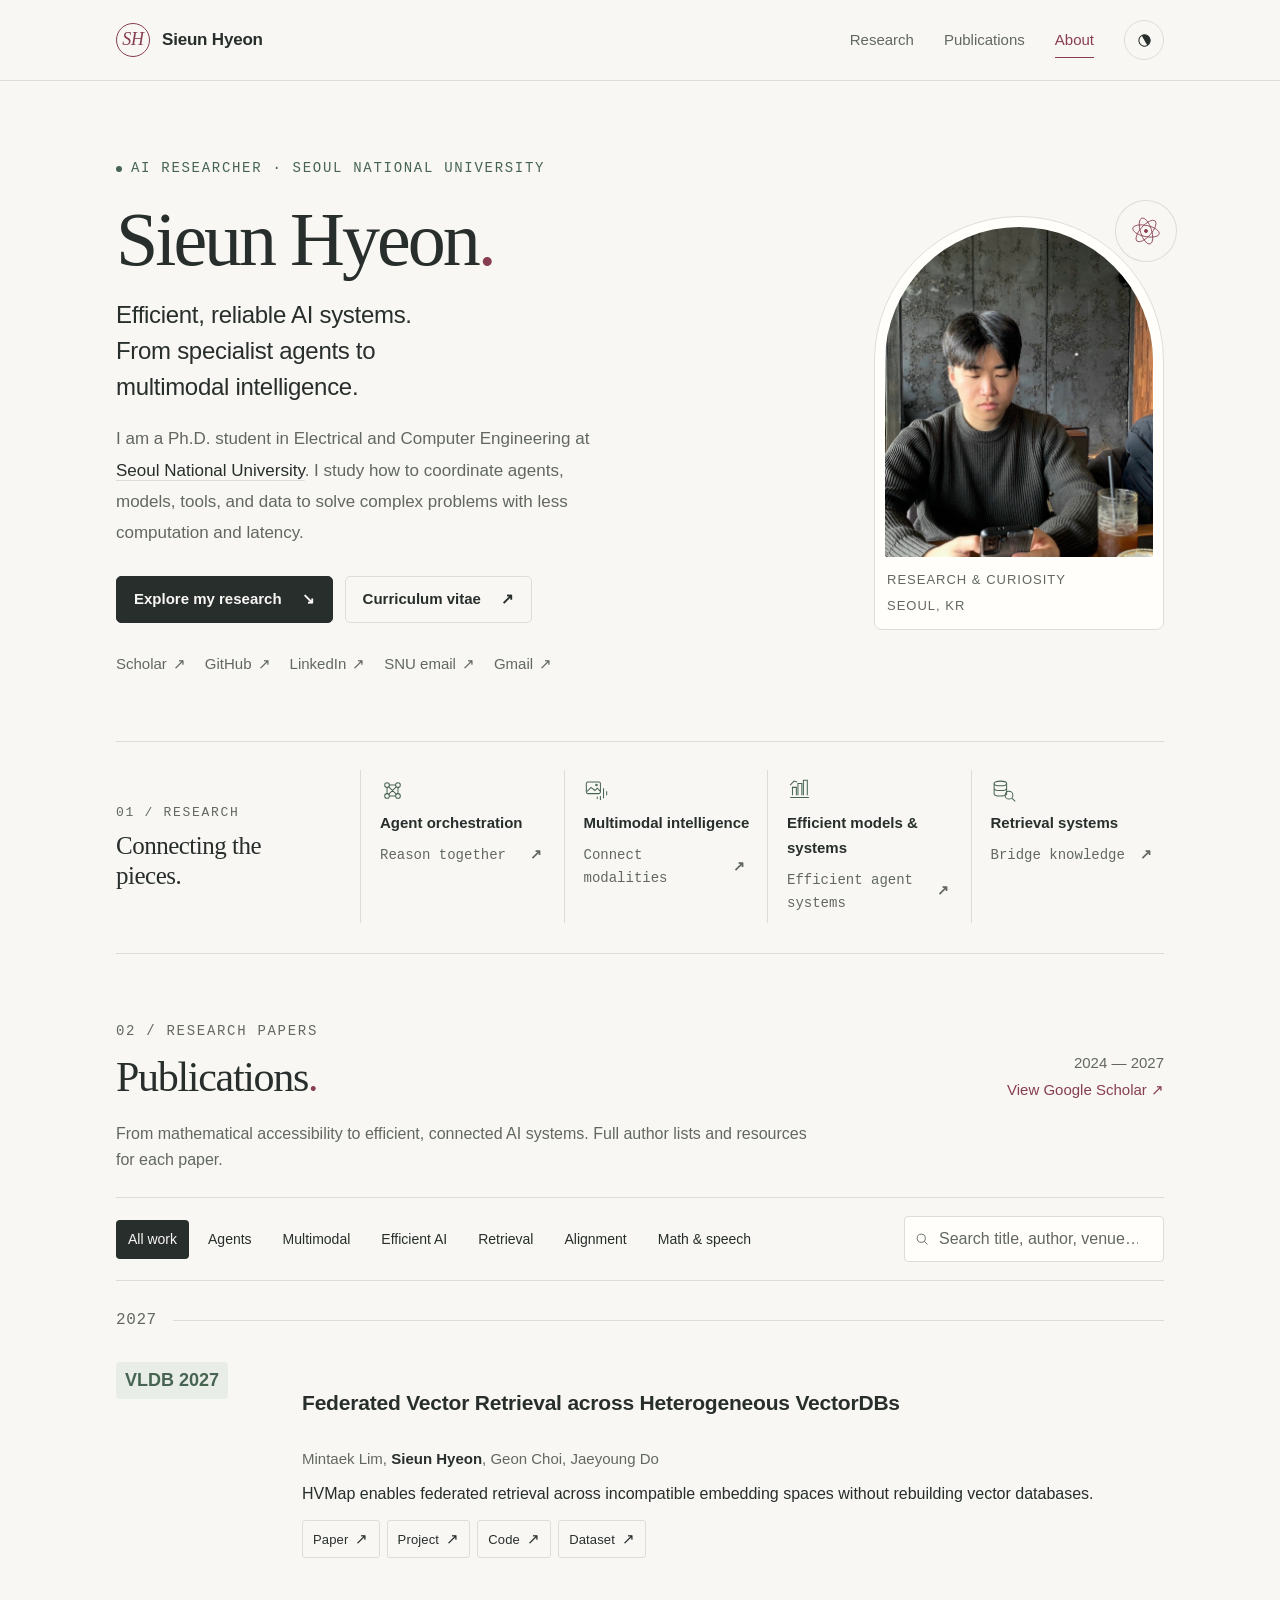
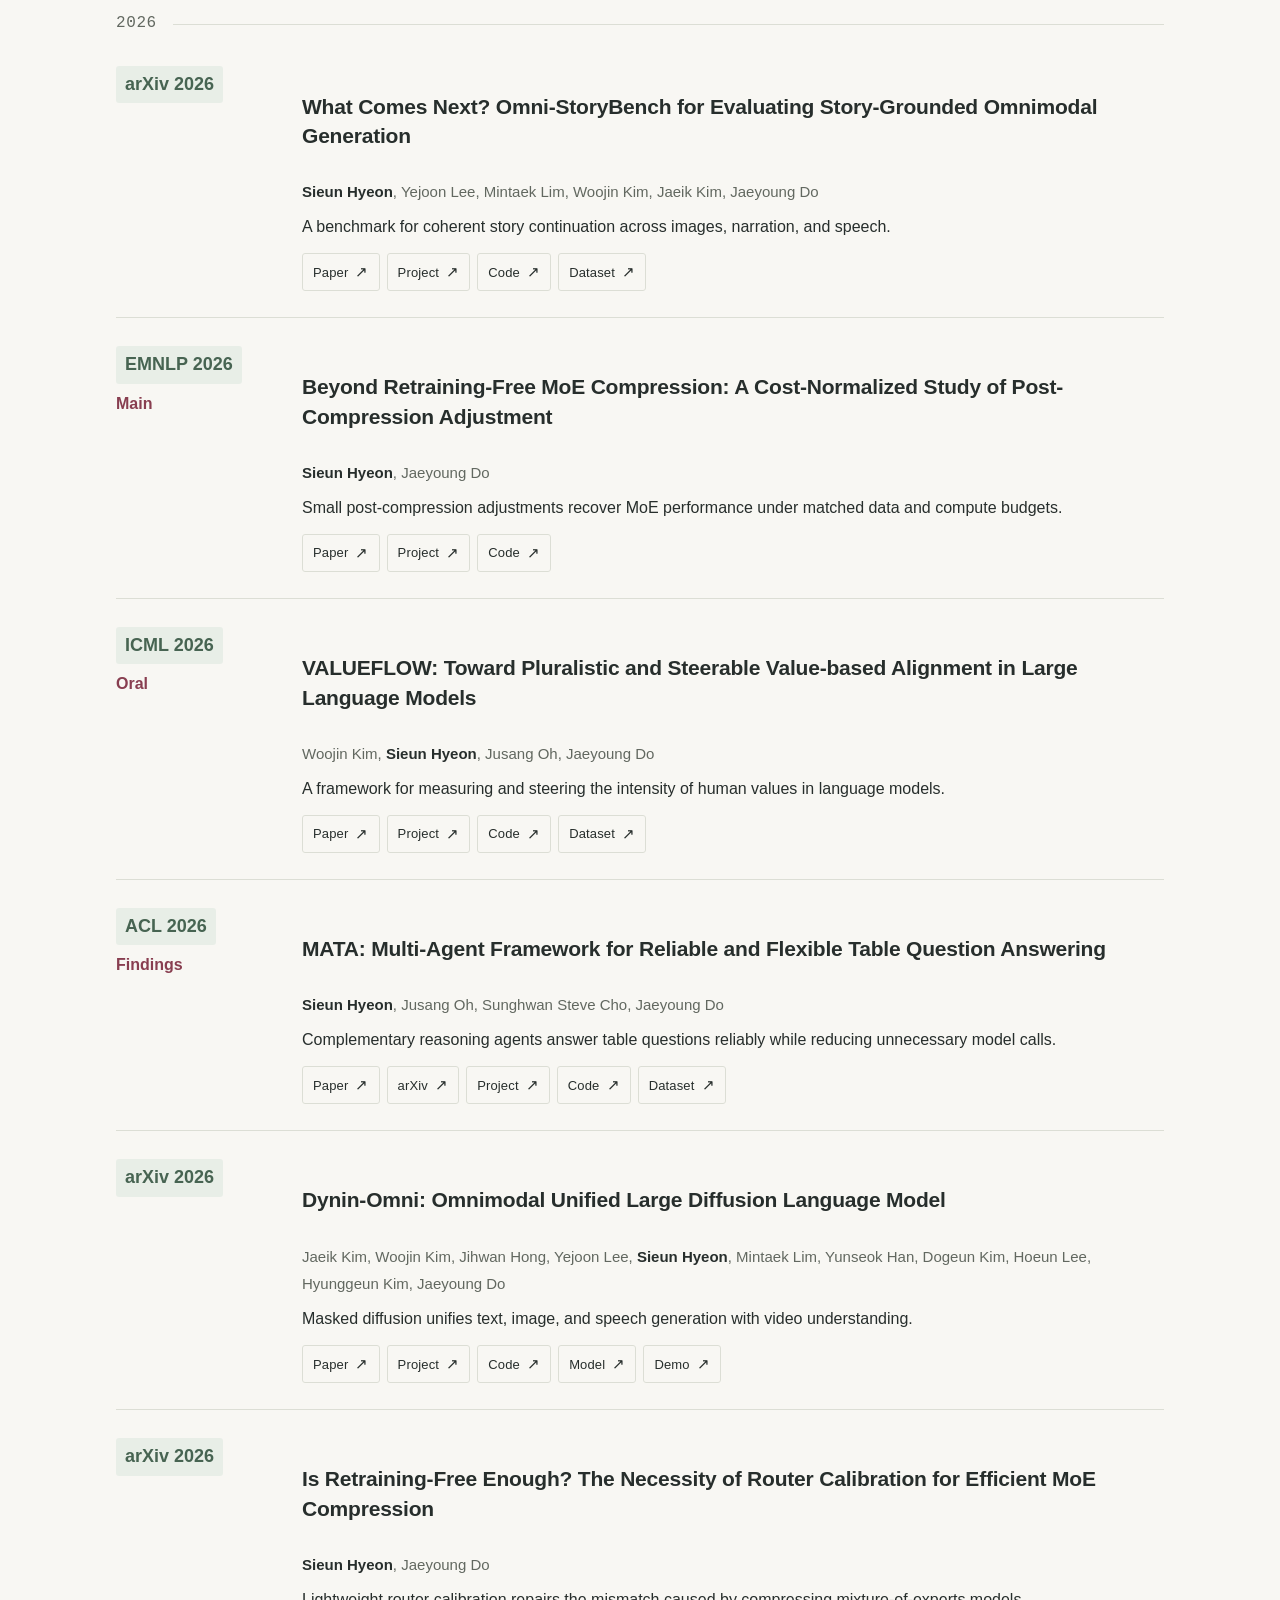
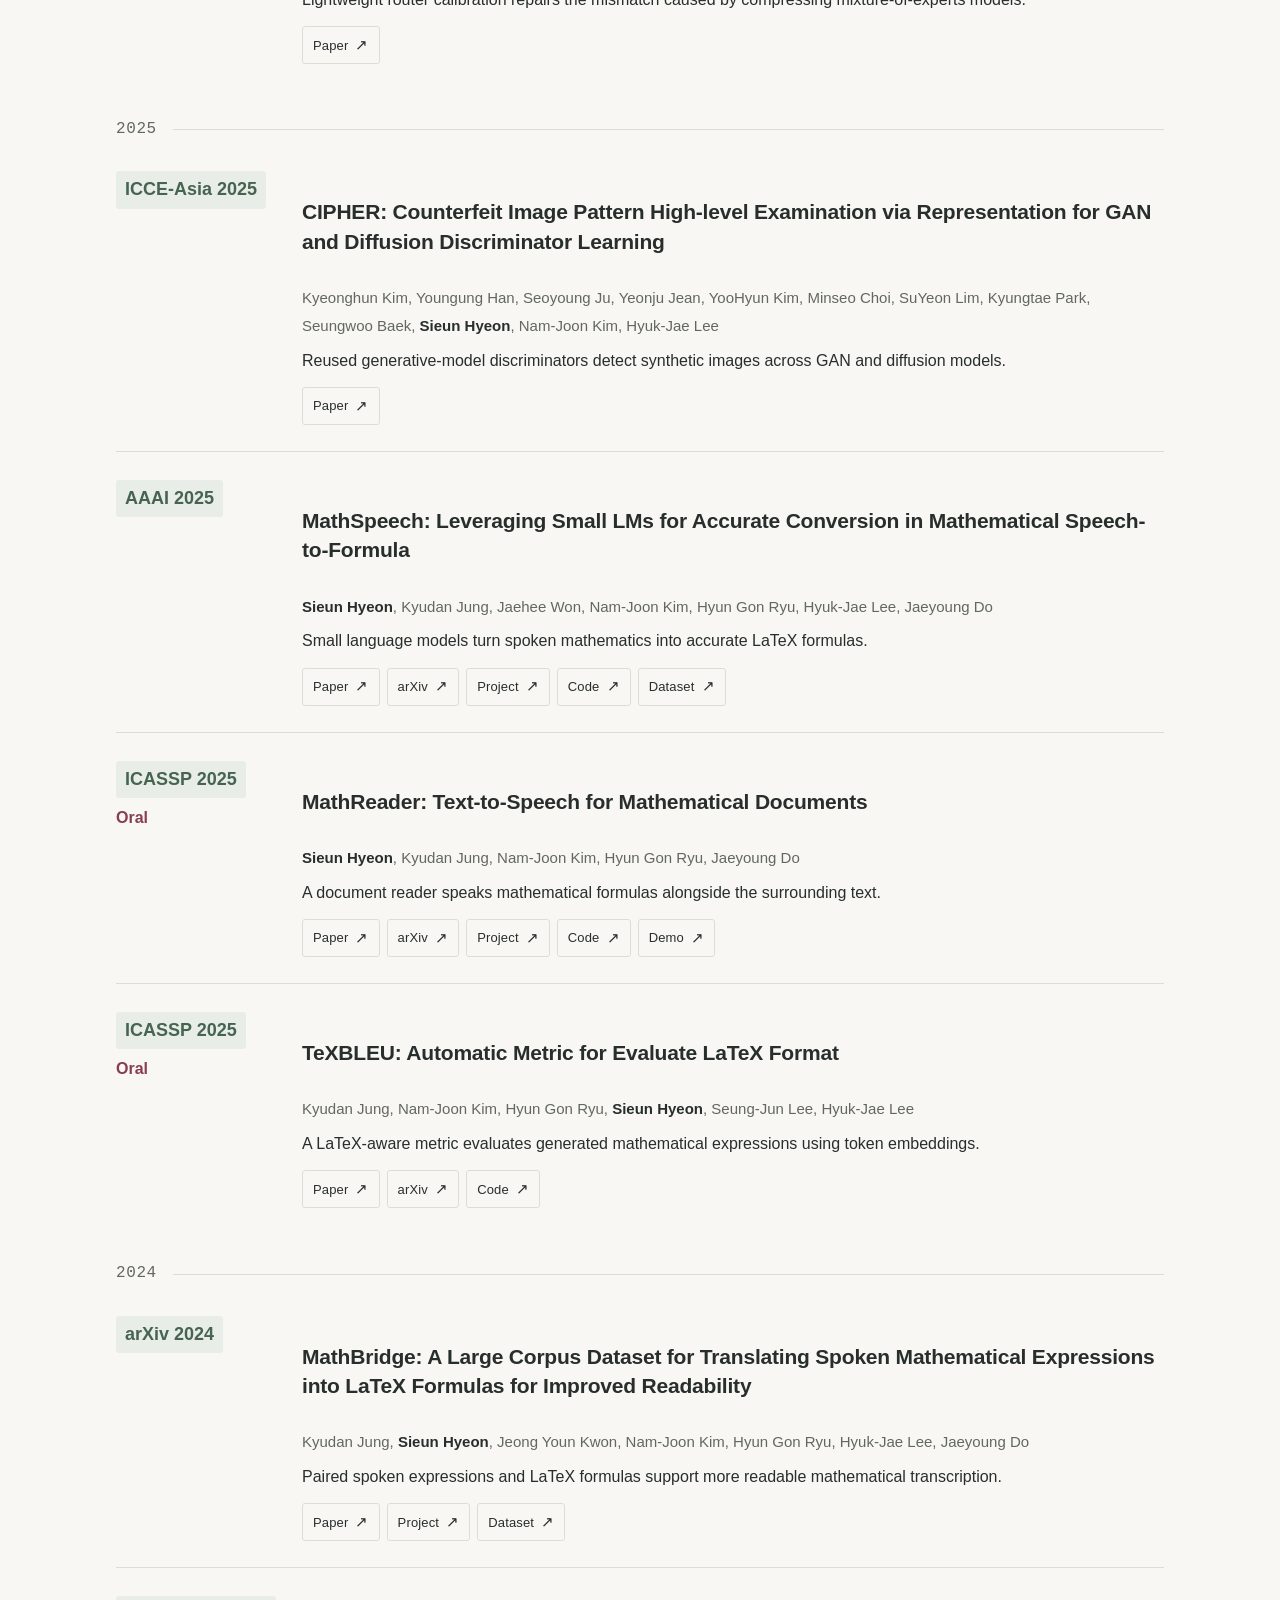
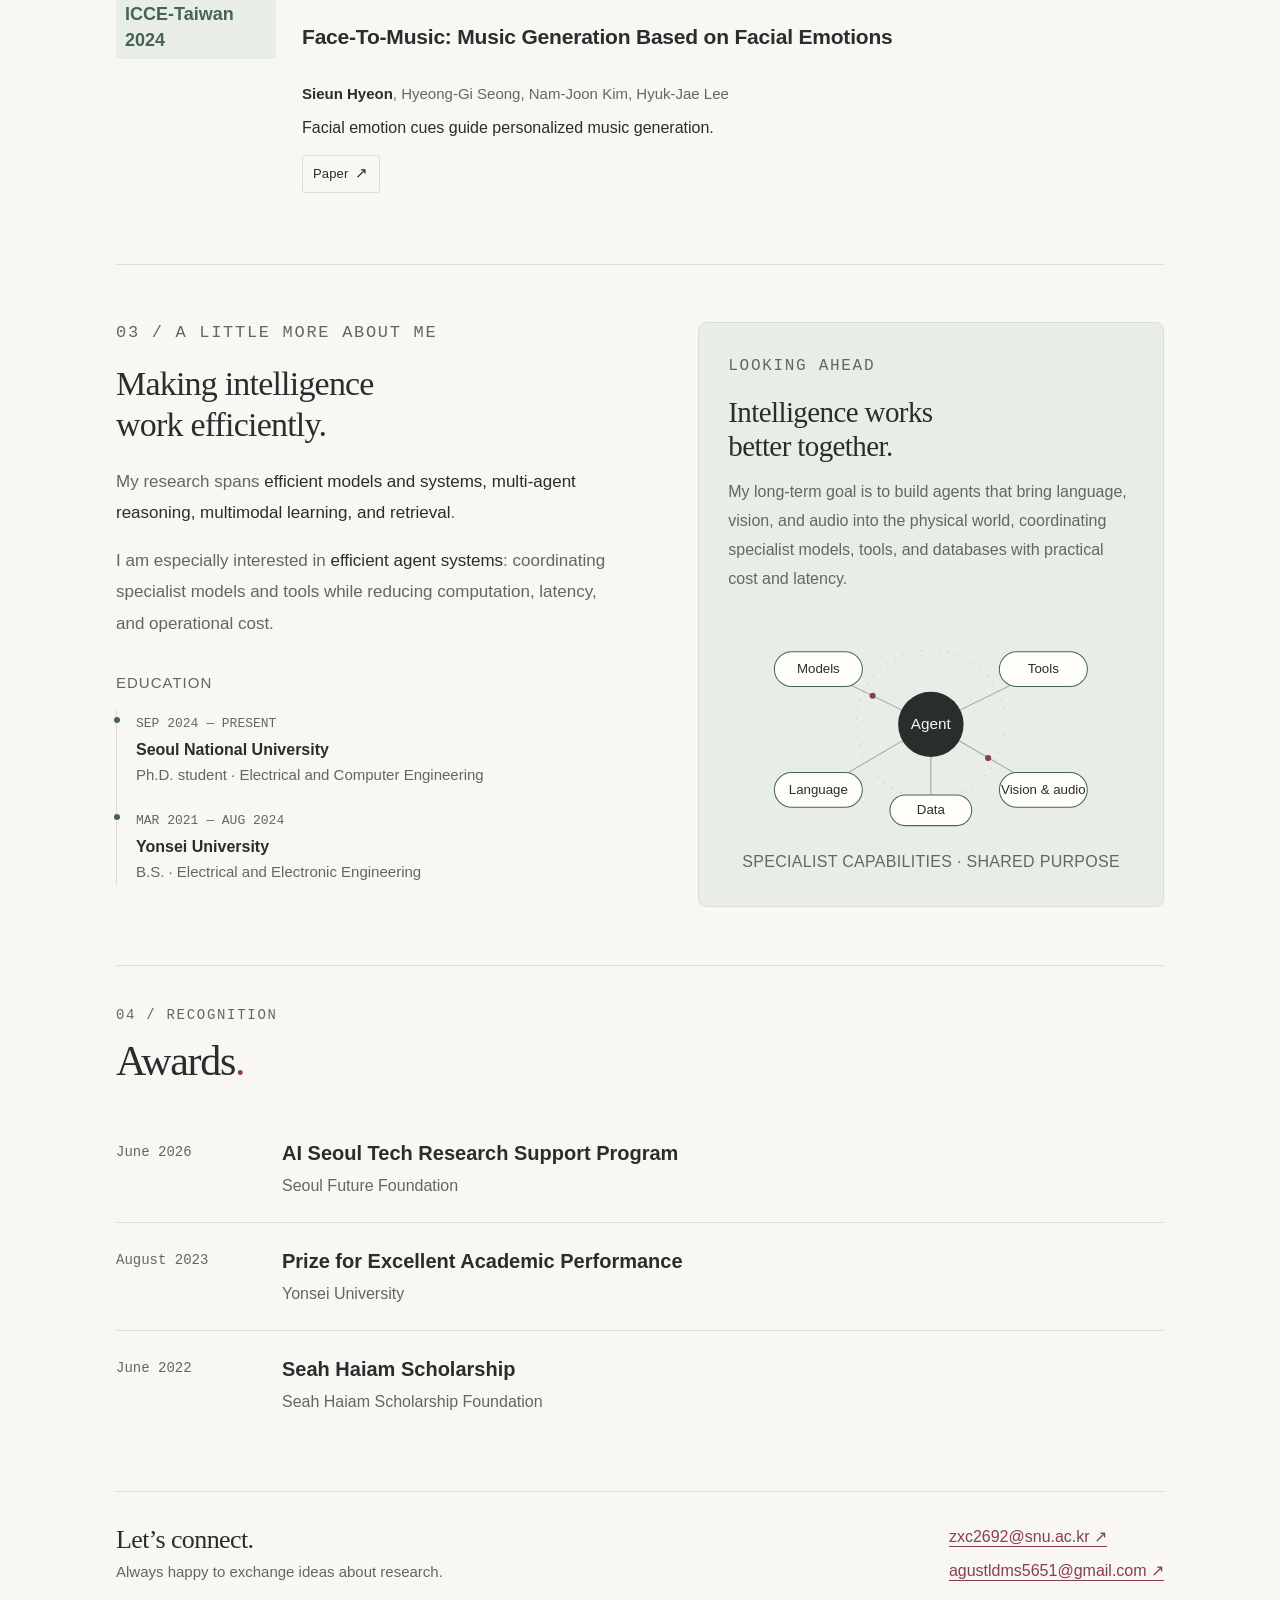
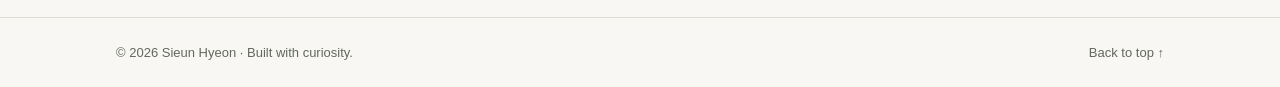
<file: index.html>
<!doctype html>
<html lang="en">
<head>
  <meta charset="utf-8">
  <meta name="viewport" content="width=device-width, initial-scale=1">
  <meta name="description" content="Sieun Hyeon, Ph.D. student at Seoul National University. Research on reliable AI systems, multi-agent reasoning, multimodal learning, efficient models and systems, and vector retrieval.">
  <meta name="theme-color" content="#f8f7f3">
  <meta property="og:type" content="website">
  <meta property="og:title" content="Sieun Hyeon · AI Researcher">
  <meta property="og:description" content="Building efficient, reliable AI systems. Explore my research, publications, and projects.">
  <title>Sieun Hyeon · AI Researcher</title>
  <link rel="icon" href="assets/images/favicon.svg" type="image/svg+xml">
  <link rel="stylesheet" href="assets/css/styles.css">
  <script src="assets/js/main.js" defer></script>
</head>
<body id="top">
  <a class="skip-link" href="#main">Skip to content</a>
  <header class="site-header">
    <nav class="nav wrap" aria-label="Main navigation">
      <a class="brand" href="#top" aria-label="Sieun Hyeon, back to top"><span class="brand-mark" aria-hidden="true">SH</span><span class="brand-name">Sieun Hyeon</span></a>
      <div class="nav-links">
        <a href="#research">Research</a><a href="#publications">Publications</a><a href="#about">About</a>
        <button class="theme-toggle" type="button" aria-label="Switch to dark theme" aria-pressed="false"><svg viewBox="0 0 24 24" fill="none" stroke="currentColor" stroke-width="1.5" aria-hidden="true"><circle cx="12" cy="12" r="8"/><path d="M12 4a8 8 0 0 1 0 16Z" fill="currentColor" stroke="none"/></svg></button>
      </div>
    </nav>
  </header>
  <main class="wrap" id="main">
    <section class="hero" aria-labelledby="profile-name">
      <div class="hero-copy reveal">
        <p class="eyebrow"><span class="status-dot" aria-hidden="true"></span> AI Researcher · Seoul National University</p>
        <h1 id="profile-name">Sieun Hyeon<span class="accent">.</span></h1>
        <p class="hero-lead">Efficient, reliable AI systems.<br>From specialist agents to<br>multimodal intelligence.</p>
        <p class="hero-bio">I am a Ph.D. student in Electrical and Computer Engineering at <a href="https://en.snu.ac.kr/">Seoul National University</a>. I study how to coordinate agents, models, tools, and data to solve complex problems with less computation and latency.</p>
        <div class="hero-actions"><a class="button primary" href="#publications">Explore my research <span aria-hidden="true">↘</span></a><a class="button" href="assets/docs/Sieun_Hyeon_CV.pdf">Curriculum vitae <span aria-hidden="true">↗</span></a></div>
        <div class="profile-links" aria-label="Research profiles and contact">
          <a href="https://scholar.google.com/citations?user=psV0Y5QAAAAJ">Scholar <span aria-hidden="true">↗</span></a>
          <a href="https://github.com/hyeonsieun">GitHub <span aria-hidden="true">↗</span></a>
          <a href="https://www.linkedin.com/in/hyeonsieun">LinkedIn <span aria-hidden="true">↗</span></a>
          <a href="mailto:zxc2692@snu.ac.kr" aria-label="Email Sieun Hyeon at zxc2692@snu.ac.kr">SNU email <span aria-hidden="true">↗</span></a>
          <a href="mailto:agustldms5651@gmail.com" aria-label="Email Sieun Hyeon at agustldms5651@gmail.com">Gmail <span aria-hidden="true">↗</span></a>
        </div>
      </div>
      <figure class="portrait reveal">
        <img src="assets/images/sieun-hyeon.jpg" alt="Portrait of Sieun Hyeon" width="1080" height="1440" fetchpriority="high">
        <div class="portrait-stamp" aria-hidden="true"><svg viewBox="0 0 40 40" fill="none" stroke="currentColor" stroke-width="1"><ellipse cx="20" cy="20" rx="17" ry="7"/><ellipse cx="20" cy="20" rx="17" ry="7" transform="rotate(60 20 20)"/><ellipse cx="20" cy="20" rx="17" ry="7" transform="rotate(120 20 20)"/><circle cx="20" cy="20" r="2" fill="currentColor"/></svg></div>
        <figcaption><span>RESEARCH &amp; CURIOSITY</span><span>SEOUL, KR</span></figcaption>
      </figure>
    </section>

    <section id="research" class="research-strip reveal" aria-labelledby="research-title">
      <div class="research-heading"><p class="eyebrow">01 / Research</p><h2 id="research-title">Connecting the pieces.</h2></div>
      <div class="research-topics">
        <a class="research-link" href="#publications" data-research="agents"><svg class="topic-icon" viewBox="0 0 32 32" fill="none" stroke="currentColor" stroke-width="1.3" aria-hidden="true"><path d="m9 9 14 14M9 23 23 9M9 9h14v14H9Z"/><circle cx="9" cy="9" r="3" fill="var(--paper)"/><circle cx="23" cy="9" r="3" fill="var(--paper)"/><circle cx="9" cy="23" r="3" fill="var(--paper)"/><circle cx="23" cy="23" r="3" fill="var(--paper)"/></svg>Agent orchestration<span>Reason together <b aria-hidden="true">↗</b></span></a>
        <a class="research-link" href="#publications" data-research="multimodal"><svg class="topic-icon" viewBox="0 0 32 32" fill="none" stroke="currentColor" stroke-width="1.3" aria-hidden="true"><rect x="3" y="5" width="18" height="15" rx="2"/><path d="m4 17 5-5 5 4 3-3 4 4M25 13v13M29 17v5M21 23v5M17 24v3"/><circle cx="16" cy="9" r="1"/></svg>Multimodal intelligence<span>Connect modalities <b aria-hidden="true">↗</b></span></a>
        <a class="research-link" href="#publications" data-research="efficient"><svg class="topic-icon" viewBox="0 0 32 32" fill="none" stroke="currentColor" stroke-width="1.3" aria-hidden="true"><path d="M4 25h24M7 22V12h5v10M14 22V7h5v15M21 22V3h5v19"/><path d="m4 9 5-5 4 1"/></svg>Efficient models &amp; systems<span>Efficient agent systems <b aria-hidden="true">↗</b></span></a>
        <a class="research-link" href="#publications" data-research="retrieval"><svg class="topic-icon" viewBox="0 0 32 32" fill="none" stroke="currentColor" stroke-width="1.3" aria-hidden="true"><ellipse cx="12" cy="7" rx="8" ry="3"/><path d="M4 7v13c0 4 13 4 16 1V7M4 13c0 4 16 4 16 0"/><circle cx="23" cy="22" r="5"/><path d="m27 26 4 4"/></svg>Retrieval systems<span>Bridge knowledge <b aria-hidden="true">↗</b></span></a>
      </div>
    </section>

    <section id="publications" class="section" aria-labelledby="publications-title">
      <div class="section-heading reveal"><div><p class="eyebrow">02 / Research papers</p><h2 id="publications-title">Publications<span class="accent">.</span></h2></div><p class="section-aside">2024 — 2027<br><a href="https://scholar.google.com/citations?user=psV0Y5QAAAAJ">View Google Scholar ↗</a></p></div>
      <p class="publications-intro">From mathematical accessibility to efficient, connected AI systems. Full author lists and resources for each paper.</p>
      <div class="pub-controls" id="publication-controls" hidden>
        <div class="filter-row">
          <div class="filters" role="group" aria-label="Filter publications by research topic">
            <button class="filter" data-filter="all" aria-pressed="true" type="button">All work</button>
            <button class="filter" data-filter="agents" aria-pressed="false" type="button">Agents</button>
            <button class="filter" data-filter="multimodal" aria-pressed="false" type="button">Multimodal</button>
            <button class="filter" data-filter="efficient" aria-pressed="false" type="button">Efficient AI</button>
            <button class="filter" data-filter="retrieval" aria-pressed="false" type="button">Retrieval</button>
            <button class="filter" data-filter="alignment" aria-pressed="false" type="button">Alignment</button>
            <button class="filter" data-filter="math" aria-pressed="false" type="button">Math &amp; speech</button>
          </div>
          <label class="search-field" for="publication-search"><svg viewBox="0 0 24 24" fill="none" stroke="currentColor" stroke-width="1.5" aria-hidden="true"><circle cx="10" cy="10" r="6.5"/><path d="m15 15 5 5"/></svg><span class="sr-only">Search publications by title, author, or venue</span><input type="search" id="publication-search" placeholder="Search title, author, venue…" autocomplete="off" spellcheck="false"></label>
        </div>
        <p class="sr-only" id="publication-feedback" role="status" aria-live="polite" aria-atomic="true"></p>
      </div>
      <noscript><p class="pub-note">All publications are listed below. Enable JavaScript to search and filter them.</p></noscript>
      <div id="publication-list">
        <div class="year-group" data-year="2027">
          <h3 class="pub-year">2027</h3>
          <!-- Edit this paper and its resource URLs directly in this article. -->
          <article class="publication" id="hvmap" data-topics="efficient retrieval" aria-labelledby="title-hvmap">
            <div class="pub-meta"><span class="pub-venue" title="International Conference on Very Large Data Bases">VLDB 2027</span></div>
            <div class="pub-content"><h4 class="pub-title" id="title-hvmap"><a href="https://arxiv.org/abs/2611.01514">Federated Vector Retrieval across Heterogeneous VectorDBs</a></h4>
              <p class="pub-authors">Mintaek Lim, <strong>Sieun Hyeon</strong>, Geon Choi, Jaeyoung Do</p>
              <p class="pub-summary">HVMap enables federated retrieval across incompatible embedding spaces without rebuilding vector databases.</p>
              <div class="pub-links" aria-label="Resources for Federated Vector Retrieval across Heterogeneous VectorDBs"><a href="https://arxiv.org/abs/2611.01514" aria-label="Paper for Federated Vector Retrieval across Heterogeneous VectorDBs">Paper <span class="link-arrow" aria-hidden="true">↗</span></a> <a href="https://aidaslab.github.io/HVMap/" aria-label="Project for Federated Vector Retrieval across Heterogeneous VectorDBs">Project <span class="link-arrow" aria-hidden="true">↗</span></a> <a href="https://github.com/AIDASLab/HVMap" aria-label="Code for Federated Vector Retrieval across Heterogeneous VectorDBs">Code <span class="link-arrow" aria-hidden="true">↗</span></a> <a href="https://huggingface.co/datasets/snu-aidas/HVMap-dataset" aria-label="Dataset for Federated Vector Retrieval across Heterogeneous VectorDBs">Dataset <span class="link-arrow" aria-hidden="true">↗</span></a></div>
            </div>
          </article>
        </div>
        <div class="year-group" data-year="2026">
          <h3 class="pub-year">2026</h3>
          <!-- Edit this paper and its resource URLs directly in this article. -->
          <article class="publication" id="omni-storybench" data-topics="multimodal" aria-labelledby="title-omni-storybench">
            <div class="pub-meta"><span class="pub-venue" title="arXiv">arXiv 2026</span></div>
            <div class="pub-content"><h4 class="pub-title" id="title-omni-storybench"><a href="https://arxiv.org/abs/2609.37317">What Comes Next? Omni-StoryBench for Evaluating Story-Grounded Omnimodal Generation</a></h4>
              <p class="pub-authors"><strong>Sieun Hyeon</strong>, Yejoon Lee, Mintaek Lim, Woojin Kim, Jaeik Kim, Jaeyoung Do</p>
              <p class="pub-summary">A benchmark for coherent story continuation across images, narration, and speech.</p>
              <div class="pub-links" aria-label="Resources for What Comes Next? Omni-StoryBench for Evaluating Story-Grounded Omnimodal Generation"><a href="https://arxiv.org/abs/2609.37317" aria-label="Paper for What Comes Next? Omni-StoryBench for Evaluating Story-Grounded Omnimodal Generation">Paper <span class="link-arrow" aria-hidden="true">↗</span></a> <a href="https://aidaslab.github.io/Omni-Storybench/" aria-label="Project for What Comes Next? Omni-StoryBench for Evaluating Story-Grounded Omnimodal Generation">Project <span class="link-arrow" aria-hidden="true">↗</span></a> <a href="https://github.com/AIDASLab/Omni-Storybench" aria-label="Code for What Comes Next? Omni-StoryBench for Evaluating Story-Grounded Omnimodal Generation">Code <span class="link-arrow" aria-hidden="true">↗</span></a> <a href="https://aidaslab.github.io/Omni-Storybench/viewer" aria-label="Dataset for What Comes Next? Omni-StoryBench for Evaluating Story-Grounded Omnimodal Generation">Dataset <span class="link-arrow" aria-hidden="true">↗</span></a></div>
            </div>
          </article>
          <!-- Edit this paper and its resource URLs directly in this article. -->
          <article class="publication" id="post-compression" data-topics="efficient" aria-labelledby="title-post-compression">
            <div class="pub-meta"><span class="pub-venue" title="Conference on Empirical Methods in Natural Language Processing">EMNLP 2026</span><span class="pub-status">Main</span></div>
            <div class="pub-content"><h4 class="pub-title" id="title-post-compression"><a href="https://arxiv.org/abs/2609.06076">Beyond Retraining-Free MoE Compression: A Cost-Normalized Study of Post-Compression Adjustment</a></h4>
              <p class="pub-authors"><strong>Sieun Hyeon</strong>, Jaeyoung Do</p>
              <p class="pub-summary">Small post-compression adjustments recover MoE performance under matched data and compute budgets.</p>
              <div class="pub-links" aria-label="Resources for Beyond Retraining-Free MoE Compression: A Cost-Normalized Study of Post-Compression Adjustment"><a href="https://arxiv.org/abs/2609.06076" aria-label="Paper for Beyond Retraining-Free MoE Compression: A Cost-Normalized Study of Post-Compression Adjustment">Paper <span class="link-arrow" aria-hidden="true">↗</span></a> <a href="https://aidaslab.github.io/Post-Compression-Adjustment/" aria-label="Project for Beyond Retraining-Free MoE Compression: A Cost-Normalized Study of Post-Compression Adjustment">Project <span class="link-arrow" aria-hidden="true">↗</span></a> <a href="https://github.com/AIDASLab/Post-Compression-Adjustment" aria-label="Code for Beyond Retraining-Free MoE Compression: A Cost-Normalized Study of Post-Compression Adjustment">Code <span class="link-arrow" aria-hidden="true">↗</span></a></div>
            </div>
          </article>
          <!-- Edit this paper and its resource URLs directly in this article. -->
          <article class="publication" id="valueflow" data-topics="alignment" aria-labelledby="title-valueflow">
            <div class="pub-meta"><span class="pub-venue" title="International Conference on Machine Learning">ICML 2026</span><span class="pub-status">Oral</span></div>
            <div class="pub-content"><h4 class="pub-title" id="title-valueflow"><a href="https://arxiv.org/abs/2602.03160">VALUEFLOW: Toward Pluralistic and Steerable Value-based Alignment in Large Language Models</a></h4>
              <p class="pub-authors">Woojin Kim, <strong>Sieun Hyeon</strong>, Jusang Oh, Jaeyoung Do</p>
              <p class="pub-summary">A framework for measuring and steering the intensity of human values in language models.</p>
              <div class="pub-links" aria-label="Resources for VALUEFLOW: Toward Pluralistic and Steerable Value-based Alignment in Large Language Models"><a href="https://arxiv.org/abs/2602.03160" aria-label="Paper for VALUEFLOW: Toward Pluralistic and Steerable Value-based Alignment in Large Language Models">Paper <span class="link-arrow" aria-hidden="true">↗</span></a> <a href="https://aidaslab.github.io/VALUEFLOW/" aria-label="Project for VALUEFLOW: Toward Pluralistic and Steerable Value-based Alignment in Large Language Models">Project <span class="link-arrow" aria-hidden="true">↗</span></a> <a href="https://github.com/AIDASLab/VALUEFLOW" aria-label="Code for VALUEFLOW: Toward Pluralistic and Steerable Value-based Alignment in Large Language Models">Code <span class="link-arrow" aria-hidden="true">↗</span></a> <a href="https://huggingface.co/datasets/snu-aidas/vidb-filtered" aria-label="Dataset for VALUEFLOW: Toward Pluralistic and Steerable Value-based Alignment in Large Language Models">Dataset <span class="link-arrow" aria-hidden="true">↗</span></a></div>
            </div>
          </article>
          <!-- Edit this paper and its resource URLs directly in this article. -->
          <article class="publication" id="mata" data-topics="agents efficient" aria-labelledby="title-mata">
            <div class="pub-meta"><span class="pub-venue" title="Findings of the Association for Computational Linguistics: ACL 2026">ACL 2026</span><span class="pub-status">Findings</span></div>
            <div class="pub-content"><h4 class="pub-title" id="title-mata"><a href="https://aclanthology.org/2026.findings-acl.1672/">MATA: Multi-Agent Framework for Reliable and Flexible Table Question Answering</a></h4>
              <p class="pub-authors"><strong>Sieun Hyeon</strong>, Jusang Oh, Sunghwan Steve Cho, Jaeyoung Do</p>
              <p class="pub-summary">Complementary reasoning agents answer table questions reliably while reducing unnecessary model calls.</p>
              <div class="pub-links" aria-label="Resources for MATA: Multi-Agent Framework for Reliable and Flexible Table Question Answering"><a href="https://aclanthology.org/2026.findings-acl.1672/" aria-label="Paper for MATA: Multi-Agent Framework for Reliable and Flexible Table Question Answering">Paper <span class="link-arrow" aria-hidden="true">↗</span></a> <a href="https://arxiv.org/abs/2602.09642" aria-label="arXiv for MATA: Multi-Agent Framework for Reliable and Flexible Table Question Answering">arXiv <span class="link-arrow" aria-hidden="true">↗</span></a> <a href="https://aidaslab.github.io/MATA/" aria-label="Project for MATA: Multi-Agent Framework for Reliable and Flexible Table Question Answering">Project <span class="link-arrow" aria-hidden="true">↗</span></a> <a href="https://github.com/AIDASLab/MATA" aria-label="Code for MATA: Multi-Agent Framework for Reliable and Flexible Table Question Answering">Code <span class="link-arrow" aria-hidden="true">↗</span></a> <a href="https://github.com/AIDASLab/MATA/tree/main/experiments" aria-label="Dataset for MATA: Multi-Agent Framework for Reliable and Flexible Table Question Answering">Dataset <span class="link-arrow" aria-hidden="true">↗</span></a></div>
            </div>
          </article>
          <!-- Edit this paper and its resource URLs directly in this article. -->
          <article class="publication" id="dynin-omni" data-topics="multimodal" aria-labelledby="title-dynin-omni">
            <div class="pub-meta"><span class="pub-venue" title="arXiv">arXiv 2026</span></div>
            <div class="pub-content"><h4 class="pub-title" id="title-dynin-omni"><a href="https://arxiv.org/abs/2604.00007">Dynin-Omni: Omnimodal Unified Large Diffusion Language Model</a></h4>
              <p class="pub-authors">Jaeik Kim, Woojin Kim, Jihwan Hong, Yejoon Lee, <strong>Sieun Hyeon</strong>, Mintaek Lim, Yunseok Han, Dogeun Kim, Hoeun Lee, Hyunggeun Kim, Jaeyoung Do</p>
              <p class="pub-summary">Masked diffusion unifies text, image, and speech generation with video understanding.</p>
              <div class="pub-links" aria-label="Resources for Dynin-Omni: Omnimodal Unified Large Diffusion Language Model"><a href="https://arxiv.org/abs/2604.00007" aria-label="Paper for Dynin-Omni: Omnimodal Unified Large Diffusion Language Model">Paper <span class="link-arrow" aria-hidden="true">↗</span></a> <a href="https://dynin.ai/omni/" aria-label="Project for Dynin-Omni: Omnimodal Unified Large Diffusion Language Model">Project <span class="link-arrow" aria-hidden="true">↗</span></a> <a href="https://github.com/AIDASLab/Dynin-Omni" aria-label="Code for Dynin-Omni: Omnimodal Unified Large Diffusion Language Model">Code <span class="link-arrow" aria-hidden="true">↗</span></a> <a href="https://huggingface.co/snu-aidas/Dynin-Omni" aria-label="Model for Dynin-Omni: Omnimodal Unified Large Diffusion Language Model">Model <span class="link-arrow" aria-hidden="true">↗</span></a> <a href="https://huggingface.co/spaces/AIDAS-Lab/Dynin-Omni" aria-label="Demo for Dynin-Omni: Omnimodal Unified Large Diffusion Language Model">Demo <span class="link-arrow" aria-hidden="true">↗</span></a></div>
            </div>
          </article>
          <!-- Edit this paper and its resource URLs directly in this article. -->
          <article class="publication" id="router-calibration" data-topics="efficient" aria-labelledby="title-router-calibration">
            <div class="pub-meta"><span class="pub-venue" title="arXiv">arXiv 2026</span></div>
            <div class="pub-content"><h4 class="pub-title" id="title-router-calibration"><a href="https://arxiv.org/abs/2603.02217">Is Retraining-Free Enough? The Necessity of Router Calibration for Efficient MoE Compression</a></h4>
              <p class="pub-authors"><strong>Sieun Hyeon</strong>, Jaeyoung Do</p>
              <p class="pub-summary">Lightweight router calibration repairs the mismatch caused by compressing mixture-of-experts models.</p>
              <div class="pub-links" aria-label="Resources for Is Retraining-Free Enough? The Necessity of Router Calibration for Efficient MoE Compression"><a href="https://arxiv.org/abs/2603.02217" aria-label="Paper for Is Retraining-Free Enough? The Necessity of Router Calibration for Efficient MoE Compression">Paper <span class="link-arrow" aria-hidden="true">↗</span></a></div>
            </div>
          </article>
        </div>
        <div class="year-group" data-year="2025">
          <h3 class="pub-year">2025</h3>
          <!-- Edit this paper and its resource URLs directly in this article. -->
          <article class="publication" id="cipher" data-topics="multimodal" aria-labelledby="title-cipher">
            <div class="pub-meta"><span class="pub-venue" title="IEEE International Conference on Consumer Electronics–Asia">ICCE-Asia 2025</span></div>
            <div class="pub-content"><h4 class="pub-title" id="title-cipher"><a href="https://arxiv.org/abs/2603.29356">CIPHER: Counterfeit Image Pattern High-level Examination via Representation for GAN and Diffusion Discriminator Learning</a></h4>
              <p class="pub-authors">Kyeonghun Kim, Youngung Han, Seoyoung Ju, Yeonju Jean, YooHyun Kim, Minseo Choi, SuYeon Lim, Kyungtae Park, Seungwoo Baek, <strong>Sieun Hyeon</strong>, Nam-Joon Kim, Hyuk-Jae Lee</p>
              <p class="pub-summary">Reused generative-model discriminators detect synthetic images across GAN and diffusion models.</p>
              <div class="pub-links" aria-label="Resources for CIPHER: Counterfeit Image Pattern High-level Examination via Representation for GAN and Diffusion Discriminator Learning"><a href="https://arxiv.org/abs/2603.29356" aria-label="Paper for CIPHER: Counterfeit Image Pattern High-level Examination via Representation for GAN and Diffusion Discriminator Learning">Paper <span class="link-arrow" aria-hidden="true">↗</span></a></div>
            </div>
          </article>
          <!-- Edit this paper and its resource URLs directly in this article. -->
          <article class="publication" id="mathspeech" data-topics="math multimodal" aria-labelledby="title-mathspeech">
            <div class="pub-meta"><span class="pub-venue" title="AAAI Conference on Artificial Intelligence">AAAI 2025</span></div>
            <div class="pub-content"><h4 class="pub-title" id="title-mathspeech"><a href="https://ojs.aaai.org/index.php/AAAI/article/view/34595/36750">MathSpeech: Leveraging Small LMs for Accurate Conversion in Mathematical Speech-to-Formula</a></h4>
              <p class="pub-authors"><strong>Sieun Hyeon</strong>, Kyudan Jung, Jaehee Won, Nam-Joon Kim, Hyun Gon Ryu, Hyuk-Jae Lee, Jaeyoung Do</p>
              <p class="pub-summary">Small language models turn spoken mathematics into accurate LaTeX formulas.</p>
              <div class="pub-links" aria-label="Resources for MathSpeech: Leveraging Small LMs for Accurate Conversion in Mathematical Speech-to-Formula"><a href="https://ojs.aaai.org/index.php/AAAI/article/view/34595/36750" aria-label="Paper for MathSpeech: Leveraging Small LMs for Accurate Conversion in Mathematical Speech-to-Formula">Paper <span class="link-arrow" aria-hidden="true">↗</span></a> <a href="https://arxiv.org/abs/2412.15655" aria-label="arXiv for MathSpeech: Leveraging Small LMs for Accurate Conversion in Mathematical Speech-to-Formula">arXiv <span class="link-arrow" aria-hidden="true">↗</span></a> <a href="https://aidaslab.github.io/MathSpeech/" aria-label="Project for MathSpeech: Leveraging Small LMs for Accurate Conversion in Mathematical Speech-to-Formula">Project <span class="link-arrow" aria-hidden="true">↗</span></a> <a href="https://github.com/AIDASLab/MathSpeech" aria-label="Code for MathSpeech: Leveraging Small LMs for Accurate Conversion in Mathematical Speech-to-Formula">Code <span class="link-arrow" aria-hidden="true">↗</span></a> <a href="https://huggingface.co/datasets/AAAI2025/MathSpeech" aria-label="Dataset for MathSpeech: Leveraging Small LMs for Accurate Conversion in Mathematical Speech-to-Formula">Dataset <span class="link-arrow" aria-hidden="true">↗</span></a></div>
            </div>
          </article>
          <!-- Edit this paper and its resource URLs directly in this article. -->
          <article class="publication" id="mathreader" data-topics="math multimodal" aria-labelledby="title-mathreader">
            <div class="pub-meta"><span class="pub-venue" title="IEEE International Conference on Acoustics, Speech, and Signal Processing">ICASSP 2025</span><span class="pub-status">Oral</span></div>
            <div class="pub-content"><h4 class="pub-title" id="title-mathreader"><a href="https://ieeexplore.ieee.org/stamp/stamp.jsp?arnumber=10890531">MathReader: Text-to-Speech for Mathematical Documents</a></h4>
              <p class="pub-authors"><strong>Sieun Hyeon</strong>, Kyudan Jung, Nam-Joon Kim, Hyun Gon Ryu, Jaeyoung Do</p>
              <p class="pub-summary">A document reader speaks mathematical formulas alongside the surrounding text.</p>
              <div class="pub-links" aria-label="Resources for MathReader: Text-to-Speech for Mathematical Documents"><a href="https://ieeexplore.ieee.org/stamp/stamp.jsp?arnumber=10890531" aria-label="Paper for MathReader: Text-to-Speech for Mathematical Documents">Paper <span class="link-arrow" aria-hidden="true">↗</span></a> <a href="https://arxiv.org/abs/2501.07088" aria-label="arXiv for MathReader: Text-to-Speech for Mathematical Documents">arXiv <span class="link-arrow" aria-hidden="true">↗</span></a> <a href="https://aidaslab.github.io/MathReader/" aria-label="Project for MathReader: Text-to-Speech for Mathematical Documents">Project <span class="link-arrow" aria-hidden="true">↗</span></a> <a href="https://github.com/AIDASLab/MathReader" aria-label="Code for MathReader: Text-to-Speech for Mathematical Documents">Code <span class="link-arrow" aria-hidden="true">↗</span></a> <a href="https://hyeonsieun.github.io/MathReader_demo/" aria-label="Demo for MathReader: Text-to-Speech for Mathematical Documents">Demo <span class="link-arrow" aria-hidden="true">↗</span></a></div>
            </div>
          </article>
          <!-- Edit this paper and its resource URLs directly in this article. -->
          <article class="publication" id="texbleu" data-topics="math" aria-labelledby="title-texbleu">
            <div class="pub-meta"><span class="pub-venue" title="IEEE International Conference on Acoustics, Speech, and Signal Processing">ICASSP 2025</span><span class="pub-status">Oral</span></div>
            <div class="pub-content"><h4 class="pub-title" id="title-texbleu"><a href="https://doi.org/10.1109/ICASSP49660.2025.10888244">TeXBLEU: Automatic Metric for Evaluate LaTeX Format</a></h4>
              <p class="pub-authors">Kyudan Jung, Nam-Joon Kim, Hyun Gon Ryu, <strong>Sieun Hyeon</strong>, Seung-Jun Lee, Hyuk-Jae Lee</p>
              <p class="pub-summary">A LaTeX-aware metric evaluates generated mathematical expressions using token embeddings.</p>
              <div class="pub-links" aria-label="Resources for TeXBLEU: Automatic Metric for Evaluate LaTeX Format"><a href="https://doi.org/10.1109/ICASSP49660.2025.10888244" aria-label="Paper for TeXBLEU: Automatic Metric for Evaluate LaTeX Format">Paper <span class="link-arrow" aria-hidden="true">↗</span></a> <a href="https://arxiv.org/abs/2409.06639" aria-label="arXiv for TeXBLEU: Automatic Metric for Evaluate LaTeX Format">arXiv <span class="link-arrow" aria-hidden="true">↗</span></a> <a href="https://github.com/KyuDan1/TeXBLEU" aria-label="Code for TeXBLEU: Automatic Metric for Evaluate LaTeX Format">Code <span class="link-arrow" aria-hidden="true">↗</span></a></div>
            </div>
          </article>
        </div>
        <div class="year-group" data-year="2024">
          <h3 class="pub-year">2024</h3>
          <!-- Edit this paper and its resource URLs directly in this article. -->
          <article class="publication" id="mathbridge" data-topics="math multimodal" aria-labelledby="title-mathbridge">
            <div class="pub-meta"><span class="pub-venue" title="arXiv">arXiv 2024</span></div>
            <div class="pub-content"><h4 class="pub-title" id="title-mathbridge"><a href="https://arxiv.org/abs/2408.07081">MathBridge: A Large Corpus Dataset for Translating Spoken Mathematical Expressions into LaTeX Formulas for Improved Readability</a></h4>
              <p class="pub-authors">Kyudan Jung, <strong>Sieun Hyeon</strong>, Jeong Youn Kwon, Nam-Joon Kim, Hyun Gon Ryu, Hyuk-Jae Lee, Jaeyoung Do</p>
              <p class="pub-summary">Paired spoken expressions and LaTeX formulas support more readable mathematical transcription.</p>
              <div class="pub-links" aria-label="Resources for MathBridge: A Large Corpus Dataset for Translating Spoken Mathematical Expressions into LaTeX Formulas for Improved Readability"><a href="https://arxiv.org/abs/2408.07081" aria-label="Paper for MathBridge: A Large Corpus Dataset for Translating Spoken Mathematical Expressions into LaTeX Formulas for Improved Readability">Paper <span class="link-arrow" aria-hidden="true">↗</span></a> <a href="https://github.com/MathBridge" aria-label="Project for MathBridge: A Large Corpus Dataset for Translating Spoken Mathematical Expressions into LaTeX Formulas for Improved Readability">Project <span class="link-arrow" aria-hidden="true">↗</span></a> <a href="https://huggingface.co/datasets/aaai25withanonymous/MathBridge" aria-label="Dataset for MathBridge: A Large Corpus Dataset for Translating Spoken Mathematical Expressions into LaTeX Formulas for Improved Readability">Dataset <span class="link-arrow" aria-hidden="true">↗</span></a></div>
            </div>
          </article>
          <!-- Edit this paper and its resource URLs directly in this article. -->
          <article class="publication" id="face-to-music" data-topics="multimodal" aria-labelledby="title-face-to-music">
            <div class="pub-meta"><span class="pub-venue" title="International Conference on Consumer Electronics–Taiwan">ICCE-Taiwan 2024</span></div>
            <div class="pub-content"><h4 class="pub-title" id="title-face-to-music"><a href="https://doi.org/10.1109/ICCE-Taiwan62264.2024.10674161">Face-To-Music: Music Generation Based on Facial Emotions</a></h4>
              <p class="pub-authors"><strong>Sieun Hyeon</strong>, Hyeong-Gi Seong, Nam-Joon Kim, Hyuk-Jae Lee</p>
              <p class="pub-summary">Facial emotion cues guide personalized music generation.</p>
              <div class="pub-links" aria-label="Resources for Face-To-Music: Music Generation Based on Facial Emotions"><a href="https://doi.org/10.1109/ICCE-Taiwan62264.2024.10674161" aria-label="Paper for Face-To-Music: Music Generation Based on Facial Emotions">Paper <span class="link-arrow" aria-hidden="true">↗</span></a></div>
            </div>
          </article>
        </div>
      </div>
      <div class="empty-state" id="empty-state" hidden><h3>No matching publications.</h3><p>Try another keyword or clear the topic filter.</p><button class="text-button" id="clear-filters" type="button">Clear search &amp; filters</button></div>
    </section>

    <section id="about" class="about-section" aria-labelledby="about-title">
      <div class="about-copy reveal"><p class="eyebrow accent">03 / A little more about me</p><h2 id="about-title">Making intelligence<br>work efficiently.</h2>
        <p>My research spans <strong>efficient models and systems, multi-agent reasoning, multimodal learning, and retrieval</strong>.</p>
        <p>I am especially interested in <strong>efficient agent systems</strong>: coordinating specialist models and tools while reducing computation, latency, and operational cost.</p>
        <div class="education"><h3>Education</h3>
          <div class="education-item"><time>SEP 2024 — PRESENT</time><h4>Seoul National University</h4><p>Ph.D. student · Electrical and Computer Engineering</p></div>
          <div class="education-item"><time>MAR 2021 — AUG 2024</time><h4>Yonsei University</h4><p>B.S. · Electrical and Electronic Engineering</p></div>
        </div>
      </div>
      <aside class="research-note reveal" aria-labelledby="direction-title"><p class="eyebrow">Looking ahead</p><h3 id="direction-title">Intelligence works<br>better together.</h3><p>My long-term goal is to build agents that bring language, vision, and audio into the physical world, coordinating specialist models, tools, and databases with practical cost and latency.</p>
        <svg class="system-map" viewBox="0 0 360 220" role="img" aria-labelledby="map-title map-desc"><title id="map-title">Connected AI systems</title><desc id="map-desc">An agent coordinates models, tools, and data to connect language, vision, and audio.</desc>
          <path class="map-line" d="M180 104 70 50M180 104 290 50M180 104 70 168M180 104 290 168M180 104v76"/><circle cx="180" cy="104" r="73" fill="none" stroke="currentColor" stroke-dasharray="2 7" opacity=".18"/>
          <rect class="map-node" x="27" y="33" width="86" height="34" rx="17"/><text x="70" y="54" text-anchor="middle">Models</text><rect class="map-node" x="247" y="33" width="86" height="34" rx="17"/><text x="290" y="54" text-anchor="middle">Tools</text><rect class="map-node" x="27" y="151" width="86" height="34" rx="17"/><text x="70" y="172" text-anchor="middle">Language</text><rect class="map-node" x="247" y="151" width="86" height="34" rx="17"/><text x="290" y="172" text-anchor="middle">Vision &amp; audio</text><rect class="map-node" x="140" y="173" width="80" height="30" rx="15"/><text x="180" y="192" text-anchor="middle">Data</text>
          <circle class="map-core" cx="180" cy="104" r="32"/><text class="map-core-text" x="180" y="109" text-anchor="middle">Agent</text><circle class="travel-dot" cx="123" cy="76" r="3"/><circle class="travel-dot" cx="236" cy="137" r="3"/>
        </svg><p class="map-caption">SPECIALIST CAPABILITIES · SHARED PURPOSE</p>
      </aside>
    </section>
    <section id="awards" class="awards-section" aria-labelledby="awards-title">
      <div class="section-heading reveal"><div><p class="eyebrow">04 / Recognition</p><h2 id="awards-title">Awards<span class="accent">.</span></h2></div></div>
      <ul class="awards-list">
        <li class="award-item"><time datetime="2026-06">June 2026</time><div><h3>AI Seoul Tech Research Support Program</h3><p>Seoul Future Foundation</p></div></li>
        <li class="award-item"><time datetime="2023-08">August 2023</time><div><h3>Prize for Excellent Academic Performance</h3><p>Yonsei University</p></div></li>
        <li class="award-item"><time datetime="2022-06">June 2022</time><div><h3>Seah Haiam Scholarship</h3><p>Seah Haiam Scholarship Foundation</p></div></li>
      </ul>
    </section>
    <section class="contact" aria-labelledby="contact-title"><div><h2 id="contact-title">Let’s connect.</h2><p>Always happy to exchange ideas about research.</p></div><div class="contact-emails"><a href="mailto:zxc2692@snu.ac.kr">zxc2692@snu.ac.kr <span aria-hidden="true">↗</span></a><a href="mailto:agustldms5651@gmail.com">agustldms5651@gmail.com <span aria-hidden="true">↗</span></a></div></section>
  </main>
  <footer class="site-footer"><div class="footer-inner wrap"><span>© 2026 Sieun Hyeon · Built with curiosity.</span><a href="#top">Back to top ↑</a></div></footer>
</body>
</html>
</file>
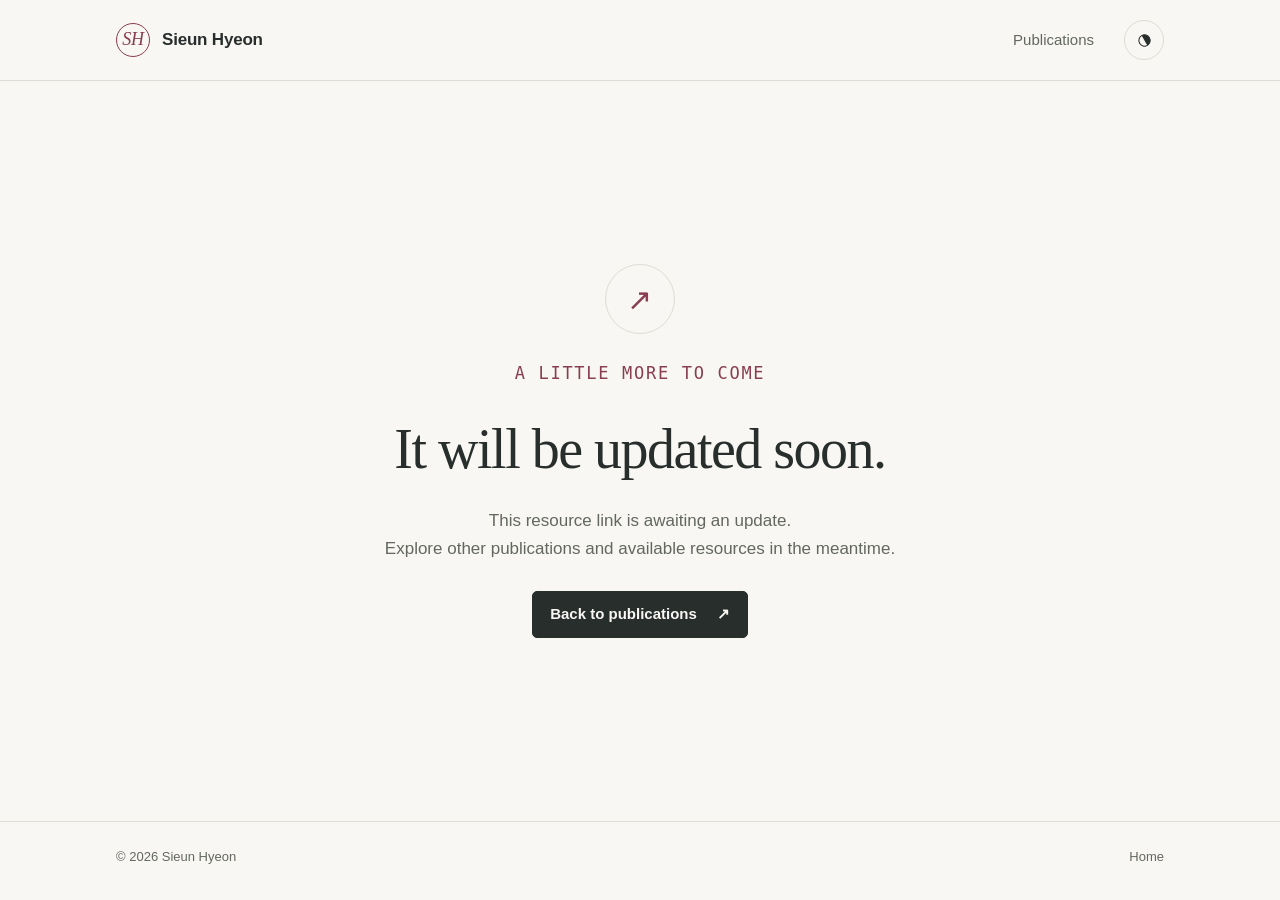
<file: coming-soon.html>
<!doctype html>
<html lang="en">
<head><meta charset="utf-8"><meta name="viewport" content="width=device-width, initial-scale=1"><meta name="robots" content="noindex"><meta name="description" content="This research resource will be updated soon."><title>Coming soon · Sieun Hyeon</title><link rel="icon" href="assets/images/favicon.svg" type="image/svg+xml"><link rel="stylesheet" href="assets/css/styles.css"><script src="assets/js/main.js" defer></script></head>
<body>
  <a class="skip-link" href="#main">Skip to content</a>
  <header class="site-header"><nav class="nav wrap" aria-label="Main navigation"><a class="brand" href="index.html"><span class="brand-mark" aria-hidden="true">SH</span><span>Sieun Hyeon</span></a><div class="nav-links"><a href="index.html#publications">Publications</a><button class="theme-toggle" type="button" aria-label="Switch to dark theme" aria-pressed="false"><svg viewBox="0 0 24 24" fill="none" stroke="currentColor" stroke-width="1.5" aria-hidden="true"><circle cx="12" cy="12" r="8"/><path d="M12 4a8 8 0 0 1 0 16Z" fill="currentColor" stroke="none"/></svg></button></div></nav></header>
  <main class="coming-main" id="main"><div class="coming-card"><div class="coming-mark" aria-hidden="true">↗</div><p class="eyebrow">A little more to come</p><h1>It will be updated soon.</h1><p>This resource link is awaiting an update.<br>Explore other publications and available resources in the meantime.</p><a class="button primary" href="index.html#publications">Back to publications <span aria-hidden="true">↗</span></a></div></main>
  <footer class="site-footer"><div class="footer-inner wrap"><span>© 2026 Sieun Hyeon</span><a href="index.html">Home</a></div></footer>
</body>
</html>
</file>
<file: assets/css/styles.css>
/* Sieun Hyeon — independent, dependency-free research portfolio. */
:root{color-scheme:light;--paper:#f8f7f3;--surface:#fffefa;--ink:#272e2c;--muted:#626860;--line:#dcded5;--accent:#883e50;--accent-soft:#f0e4e7;--green:#476452;--green-soft:#e8eee7;--shadow:0 16px 48px #27322a0a;--radius:8px}
:root[data-theme="dark"]{color-scheme:dark;--paper:#1b211f;--surface:#222a26;--ink:#eceee5;--muted:#b2b9ae;--line:#404b42;--accent:#edacbc;--accent-soft:#382b30;--green:#b2c9b4;--green-soft:#2b3930;--shadow:0 16px 48px #0002}
*{box-sizing:border-box}html{scroll-behavior:smooth;scroll-padding-top:100px}body{margin:0;background:var(--paper);color:var(--ink);font-family:Arial,Helvetica,sans-serif;font-size:19px;line-height:1.65;-webkit-font-smoothing:antialiased}a{color:inherit;text-underline-offset:4px}button,input{font:inherit}button,a,input{-webkit-tap-highlight-color:transparent}button{color:inherit;cursor:pointer}button:disabled{cursor:default}a:focus-visible,button:focus-visible,input:focus-visible,summary:focus-visible{outline:3px solid var(--accent);outline-offset:5px;border-radius:3px}button:focus:not(:focus-visible){outline:none}::selection{background:var(--accent-soft);color:var(--accent)}[hidden]{display:none!important}svg{display:block}img{max-width:100%;display:block}h1,h2,h3,p,figure{margin:0}h1,h2,h3{line-height:1.2}strong{font-weight:700}.wrap{max-width:1120px;padding:0 36px;margin:auto}.sr-only{position:absolute;width:1px;height:1px;padding:0;margin:-1px;overflow:hidden;clip-path:inset(50%);white-space:nowrap;border:0}.skip-link{position:fixed;top:12px;left:12px;transform:translateY(-160%);z-index:100;background:var(--ink);color:var(--paper);padding:10px 20px;border-radius:4px}.skip-link:focus{transform:none}.eyebrow{font-family:Consolas,Monaco,monospace;font-size:14px;letter-spacing:1.7px;text-transform:uppercase;font-weight:400}.accent{color:var(--accent)}
.site-header{position:sticky;top:0;z-index:20;background:var(--paper);border-bottom:1px solid var(--line)}.nav{min-height:80px;display:flex;align-items:center;justify-content:space-between;gap:24px}.brand{display:flex;align-items:center;gap:12px;text-decoration:none;font-size:17px;font-weight:700;letter-spacing:-.2px}.brand-mark{width:34px;height:34px;border:1px solid var(--accent);border-radius:50%;display:grid;place-items:center;color:var(--accent);font-family:Georgia,serif;font-style:italic;font-weight:400;font-size:18px}.nav-links{display:flex;gap:30px;align-items:center}.nav-links>a{font-size:15px;text-decoration:none;color:var(--muted);padding:10px 0;position:relative}.nav-links>a:hover,.nav-links>a[aria-current="location"]{color:var(--accent)}.nav-links>a:after{content:"";position:absolute;bottom:4px;left:0;right:0;height:1px;background:var(--accent);transform:scaleX(0);transform-origin:left;transition:transform .2s}.nav-links>a:hover:after,.nav-links>a[aria-current="location"]:after{transform:scaleX(1)}.theme-toggle{width:40px;height:40px;display:grid;place-items:center;background:transparent;border:1px solid var(--line);border-radius:50%}.theme-toggle:hover{border-color:var(--accent);color:var(--accent)}.theme-toggle svg{width:17px;height:17px;transform:rotate(-30deg);transition:transform .3s}[data-theme="dark"] .theme-toggle svg{transform:rotate(150deg)}
.hero{padding:76px 0 62px;display:grid;grid-template-columns:minmax(0,1fr) 290px;gap:84px;align-items:center}.hero .eyebrow{display:flex;align-items:center;gap:9px;color:var(--green);margin-bottom:20px}.status-dot{width:6px;height:6px;border-radius:50%;background:var(--green);display:inline-block}.hero h1{font-family:Georgia,'Times New Roman',serif;font-weight:400;font-size:clamp(52px,6vw,76px);letter-spacing:-3px;line-height:1.04;margin-bottom:18px}.hero-lead{font-size:24px;line-height:1.5;letter-spacing:-.3px;max-width:580px}.hero-bio{color:var(--muted);margin-top:18px;font-size:17px;max-width:540px;line-height:1.85}.hero-bio a{color:var(--ink);text-decoration-color:var(--line)}.hero-actions{margin-top:27px;display:flex;gap:12px;flex-wrap:wrap;align-items:center}.button{display:inline-flex;align-items:center;justify-content:center;gap:20px;padding:10px 17px;border:1px solid var(--line);border-radius:5px;text-decoration:none;font-size:15px;font-weight:600;min-height:44px;transition:background .2s,border-color .2s,transform .2s}.button.primary{background:var(--ink);border-color:var(--ink);color:var(--paper)}.button:hover{transform:translateY(-2px);border-color:var(--accent)}.button.primary:hover{background:var(--accent);border-color:var(--accent);color:var(--paper)}.profile-links{display:flex;gap:19px;margin-top:26px;flex-wrap:wrap}.profile-links a{font-size:15px;text-decoration:none;color:var(--muted);display:inline-flex;gap:6px;padding:3px 0}.profile-links a:hover{color:var(--accent);text-decoration:underline}.portrait{position:relative;margin:10px 0 0;padding:10px;border:1px solid var(--line);border-radius:150px 150px 8px 8px;background:var(--surface)}.portrait img{width:100%;height:330px;object-fit:cover;object-position:42% 48%;border-radius:140px 140px 3px 3px}.portrait figcaption{flex-wrap:wrap;gap:4px 10px;padding:12px 2px 3px;display:flex;align-items:center;justify-content:space-between;font-size:13px;letter-spacing:1px;color:var(--muted)}.portrait-stamp{position:absolute;top:-17px;right:-14px;width:62px;height:62px;display:grid;place-items:center;background:var(--paper);border:1px solid var(--line);border-radius:50%;transform:rotate(12deg)}.portrait-stamp svg{width:32px;height:32px;color:var(--accent)}
.research-strip{border-top:1px solid var(--line);border-bottom:1px solid var(--line);display:grid;grid-template-columns:210px 1fr;gap:34px;padding:28px 0 30px;align-items:center}.research-heading{display:flex;flex-direction:column;gap:8px}.research-heading h2{font-family:Georgia,serif;font-size:25px;font-weight:400;letter-spacing:-.5px}.research-heading .eyebrow{font-size:13px;color:var(--muted)}.research-topics{display:grid;grid-template-columns:repeat(4,1fr);gap:10px}.research-link{display:flex;flex-direction:column;gap:8px;border-left:1px solid var(--line);padding:8px 0 8px 19px;text-decoration:none;font-size:15px;font-weight:600;min-height:80px;transition:color .2s,background .2s}.research-link span{color:var(--muted);font-family:Consolas,monospace;font-size:14px;font-weight:400;display:flex;align-items:center;justify-content:space-between;padding-right:12px}.research-link:hover{color:var(--accent);background:var(--accent-soft)}.research-link .topic-icon{width:25px;height:25px;color:var(--green);transition:transform .3s}.research-link:hover .topic-icon{transform:translateY(-3px) rotate(-5deg)}
.section{padding-top:66px}.section-heading{display:flex;align-items:end;justify-content:space-between;gap:20px;margin-bottom:28px}.section-heading h2{font-family:Georgia,serif;font-weight:400;font-size:42px;letter-spacing:-1.3px;margin-top:9px}.section-heading .eyebrow{color:var(--muted)}.section-aside{font-size:15px;color:var(--muted);text-align:right;line-height:1.8}.section-aside a{color:var(--accent);text-decoration:none}.section-aside a:hover{text-decoration:underline}.publications-intro{font-size:16px;color:var(--muted);margin-top:-10px;margin-bottom:24px;max-width:700px}.pub-controls{padding:18px 0;border-top:1px solid var(--line);border-bottom:1px solid var(--line)}.filter-row{display:flex;align-items:center;justify-content:space-between;gap:16px;flex-wrap:wrap}.filters{display:flex;gap:7px;flex-wrap:wrap}.filter{font-size:14px;background:transparent;border:1px solid transparent;padding:7px 11px;border-radius:4px;min-height:36px;transition:background .15s,color .15s}.filter:hover{background:var(--green-soft)}.filter[aria-pressed="true"]{background:var(--ink);color:var(--paper)}.search-field{display:flex;align-items:center;gap:9px;border:1px solid var(--line);border-radius:4px;padding:0 10px;background:var(--surface);min-width:200px;flex:1;max-width:260px}.search-field svg{width:15px;height:15px;flex-shrink:0;color:var(--muted)}.search-field input{width:100%;min-width:0;border:0;background:transparent;color:var(--ink);font-size:16px;padding:9px 0;line-height:1.6}.search-field input::placeholder{color:var(--muted)}.search-field:focus-within{outline:2px solid var(--accent);outline-offset:3px}.search-field input:focus-visible{outline:0}.pub-year{font-family:Consolas,Monaco,monospace;font-size:16px;letter-spacing:.6px;display:flex;align-items:center;gap:16px;padding:30px 0 4px;color:var(--muted);font-weight:400}.pub-year:after{content:"";height:1px;flex:1;background:var(--line)}.publication{display:grid;grid-template-columns:160px minmax(0,1fr);gap:26px;padding:26px 0;border-bottom:1px solid var(--line);position:relative}.publication:last-child{border-bottom:0}.pub-meta{padding-top:2px;display:flex;flex-direction:column;align-items:start;gap:8px}.pub-venue{font-size:18px;font-weight:700;line-height:1.4;color:var(--green);background:var(--green-soft);border:1px solid transparent;border-radius:3px;padding:5px 8px}.pub-status{font-size:16px;font-weight:700;line-height:1.5;color:var(--accent);max-width:100%}.pub-title{font-size:21px;line-height:1.4;font-weight:600;letter-spacing:-.2px}.pub-title a{text-decoration:none;transition:color .2s}.pub-title a:hover{color:var(--accent)}.pub-authors{font-size:15px;color:var(--muted);margin-top:8px;line-height:1.85}.pub-authors strong{color:var(--ink);font-weight:700}.pub-authors sup{font-size:12px}.pub-summary{font-size:16px;color:var(--ink);margin-top:8px;line-height:1.65}.pub-links{display:flex;flex-wrap:wrap;gap:7px;margin-top:13px}.pub-links a{font-size:13px;letter-spacing:.15px;border:1px solid var(--line);border-radius:3px;text-decoration:none;padding:5px 10px;min-height:38px;display:inline-flex;align-items:center;gap:7px;transition:background .15s,border-color .15s,color .15s}.pub-links a:hover{border-color:var(--accent);background:var(--accent-soft);color:var(--accent)}.pub-links a[data-coming-soon]{border-style:dashed;color:var(--muted)}.link-arrow{font-size:15px}.soon-label{font-size:11px;letter-spacing:.4px;text-transform:uppercase}.empty-state{padding:48px 20px;text-align:center;border-bottom:1px solid var(--line)}.empty-state h3{font-family:Georgia,serif;font-size:26px;font-weight:400}.empty-state p{font-size:16px;color:var(--muted);margin:10px 0 18px}.text-button{font-size:15px;color:var(--accent);border:0;border-bottom:1px solid currentColor;background:transparent;padding:5px 0}.pub-note{font-size:14px;color:var(--muted);padding:18px 0;border-top:1px solid var(--line)}
.about-section{display:grid;grid-template-columns:1.1fr 1fr;gap:70px;padding:52px 0 58px;margin-top:45px;border-top:1px solid var(--line)}.about-section h2{font-family:Georgia,serif;font-size:34px;font-weight:400;letter-spacing:-.8px;margin:10px 0 20px}.about-copy>p{font-size:17px;color:var(--muted);margin-bottom:16px;line-height:1.85}.about-copy>p strong{color:var(--ink);font-weight:400}.education{margin-top:35px}.education h3{font-size:15px;text-transform:uppercase;letter-spacing:1px;font-weight:400;margin-bottom:18px;color:var(--muted)}.education-item{position:relative;padding:0 0 19px 19px;border-left:1px solid var(--line);font-size:15px}.education-item:before{content:"";position:absolute;left:-3.5px;top:7px;width:6px;height:6px;border-radius:50%;background:var(--green)}.education-item:last-child{padding-bottom:0}.education-item h4{margin:2px 0 0;font-size:16px;font-weight:600}.education-item p{color:var(--muted);font-size:15px}.education-item time{font-size:13px;color:var(--muted);font-family:Consolas,monospace}.research-note{margin-top:5px;background:var(--green-soft);border:1px solid var(--line);border-radius:var(--radius);padding:29px;display:flex;flex-direction:column;justify-content:space-between;position:relative;overflow:hidden}.research-note h3{font-family:Georgia,serif;font-size:29px;font-weight:400;letter-spacing:-.6px;max-width:300px;margin:14px 0}.research-note>p{font-size:16px;color:var(--muted);line-height:1.8}.system-map{width:100%;height:auto;max-height:225px;margin:25px 0 5px;color:var(--green);transform:translate(var(--map-x,0),var(--map-y,0));transition:transform .6s ease}.system-map .map-node{fill:var(--surface);stroke:var(--green);stroke-width:1}.system-map .map-line{stroke:var(--green);stroke-width:1;fill:none;opacity:.5}.system-map text{font-family:Arial,sans-serif;fill:var(--ink);font-size:13px}.system-map .map-core{fill:var(--ink);stroke:none}.system-map .map-core-text{fill:var(--paper);font-size:15px}.system-map .travel-dot{fill:var(--accent)}.map-caption{font-size:13px;letter-spacing:.3px;color:var(--muted);text-align:center}.contact{display:flex;align-items:center;justify-content:space-between;gap:30px;padding:32px 0;border-top:1px solid var(--line)}.contact h2{font-family:Georgia,serif;font-weight:400;font-size:26px;letter-spacing:-.6px}.contact p{font-size:15px;color:var(--muted);margin-top:5px}.contact-emails a{font-size:16px;white-space:nowrap;color:var(--accent)}.site-footer{border-top:1px solid var(--line);padding:24px 0;color:var(--muted);font-size:13px}.footer-inner{display:flex;gap:20px;justify-content:space-between;align-items:center}.footer-inner a{text-decoration:none}.footer-inner a:hover{color:var(--accent)}.reveal.is-revealed{animation:arrive .65s ease both}.publication.filter-enter{animation:arrive .25s ease both}@keyframes arrive{from{opacity:.4;transform:translateY(14px)}to{opacity:1;transform:translateY(0)}}.coming-main{min-height:calc(100vh - 160px);display:grid;place-items:center;padding:80px 24px}.coming-card{max-width:560px;text-align:center}.coming-card .eyebrow{color:var(--accent)}.coming-card h1{font-family:Georgia,serif;font-size:clamp(36px,6vw,56px);font-weight:400;letter-spacing:-1.5px;margin:24px 0}.coming-card p{color:var(--muted);font-size:17px;margin-bottom:28px}.coming-mark{margin:0 auto 25px;width:70px;height:70px;border:1px solid var(--line);border-radius:50%;display:grid;place-items:center;color:var(--accent);font-size:30px;font-family:Georgia,serif}
@media(min-width:1100px){.hero{gap:100px}.hero-bio{max-width:510px}}
@media(max-width:950px){.hero{gap:44px;grid-template-columns:minmax(0,1fr) 250px}.portrait img{height:300px}.research-strip{grid-template-columns:170px 1fr;gap:20px}.research-link{padding-left:12px;font-size:14px}.about-section{gap:40px}.filter-row{align-items:start}.search-field{max-width:none;flex-basis:100%}.hero h1{font-size:60px}}
@media(max-width:700px){html{scroll-padding-top:95px}.wrap{padding:0 22px}.nav{min-height:70px;gap:12px}.brand{font-size:15px;gap:8px}.brand-mark{width:28px;height:28px;font-size:16px}.nav-links{gap:16px}.nav-links>a{font-size:14px}.theme-toggle{width:32px;height:32px}.hero{padding:46px 0 36px;gap:25px;grid-template-columns:minmax(0,1fr) 160px}.hero h1{font-size:48px;letter-spacing:-2px}.hero-lead{font-size:20px}.hero-bio{font-size:16px}.portrait{padding:7px;margin:0}.portrait img{height:215px}.portrait figcaption{font-size:11px;letter-spacing:0;padding:8px 0 1px}.portrait-stamp{width:44px;height:44px;right:-8px;top:-12px}.portrait-stamp svg{width:24px;height:24px}.hero .eyebrow{font-size:12px;letter-spacing:1px}.hero-actions{gap:8px;margin-top:20px}.profile-links{gap:13px;margin-top:20px}.research-strip{display:block;padding:22px 0}.research-heading{flex-direction:row;align-items:center;justify-content:space-between;margin-bottom:15px}.research-heading h2{font-size:23px}.research-topics{gap:4px}.research-link{min-height:70px;padding-left:10px;font-size:13px}.research-link:first-child{border-left:0;padding-left:0}.research-link .topic-icon{width:22px;height:22px}.section{padding-top:44px}.section-heading h2{font-size:36px}.section-aside{font-size:13px}.publication{grid-template-columns:150px minmax(0,1fr);gap:18px;padding:23px 0}.pub-title{font-size:19px}.pub-authors{font-size:14px}.pub-summary{font-size:15px}.pub-venue{font-size:17px;padding:5px 7px}.about-section{grid-template-columns:1fr;gap:30px;margin-top:28px;padding-top:38px}.research-note{max-width:100%}.system-map{max-height:240px}.contact{align-items:start;flex-direction:column;gap:15px}.contact h2{font-size:25px}.footer-inner{font-size:12px}.button{font-size:14px;gap:10px;padding:9px 12px}}
@media(max-width:500px){.brand-name{display:none}.nav-links{gap:10px}.hero{grid-template-columns:1fr;position:relative;padding-top:36px;gap:28px}.hero h1{font-size:56px;margin-bottom:13px}.hero .eyebrow{font-size:13px}.hero-lead{font-size:22px;max-width:320px}.hero-bio{max-width:100%;font-size:16px}.portrait{width:210px;justify-self:center;order:1}.portrait img{height:245px}.portrait figcaption{font-size:12px}.hero-actions .button{font-size:15px}.profile-links{gap:20px}.research-topics{grid-template-columns:repeat(2,1fr);gap:12px}.research-link{font-size:15px;min-height:70px;padding-left:14px}.research-link:first-child{padding-left:14px;border-left:1px solid var(--line)}.research-heading .eyebrow{font-size:12px}.section-heading{align-items:start}.section-aside{max-width:100px;padding-top:5px}.section-heading h2{font-size:34px}.publications-intro{font-size:15px}.filters{gap:3px}.filter{font-size:13px;padding:7px 8px}.publication{display:block;padding:24px 0}.pub-meta{flex-direction:row;align-items:center;gap:10px;margin-bottom:12px;flex-wrap:wrap}.pub-status{max-width:none}.pub-title{font-size:20px;line-height:1.45}.pub-authors{font-size:15px}.pub-summary{font-size:16px}.pub-links a{min-height:40px;font-size:14px}.pub-venue{font-size:17px}.pub-year{padding-top:24px}.pub-note{font-size:13px}.about-section h2{font-size:31px}.research-note{padding:24px}.contact-emails a{font-size:15px}.footer-inner{align-items:start;line-height:1.8}}
@media(prefers-reduced-motion:reduce){html{scroll-behavior:auto}*,*:before,*:after{animation:none!important;transition:none!important;scroll-behavior:auto!important}.system-map{transform:none!important}.button:hover,.research-link:hover .topic-icon{transform:none}}
@media print{:root,:root[data-theme="dark"]{--paper:#fff;--surface:#fff;--ink:#000;--muted:#444;--line:#bbb;--accent:#333;--accent-soft:#eee;--green:#333;--green-soft:#eee}.empty-state{display:none!important}}
@media print{.site-header,.pub-controls,.research-strip,.hero-actions,.theme-toggle,.contact,.site-footer,.profile-links,.research-note{display:none!important}.wrap{max-width:none;padding:0}body{background:#fff;color:#000;font-size:11pt}.hero{padding:0 0 20px;grid-template-columns:1fr 140px;gap:30px}.hero h1{font-size:36pt}.portrait img{height:170px}.portrait-stamp{display:none}.section{padding-top:20px}.publication{break-inside:avoid;padding:14px 0;display:grid!important}.pub-year{display:flex!important}.pub-title{font-size:12pt}.pub-links a{border:0;padding:0 5px 0 0}.about-section{display:block}.pub-authors,.pub-summary{font-size:9pt}.publication[hidden]{display:grid!important}.pub-year[hidden]{display:flex!important}.year-group[hidden]{display:block!important}}

/* Larger reading text and the author's added recognition/contact information. */
.contact-emails{display:flex;flex-direction:column;gap:8px;align-items:flex-start}
.awards-section{padding:38px 0 52px;border-top:1px solid var(--line)}
.awards-list{list-style:none;padding:0;margin:0}
.award-item{display:grid;grid-template-columns:140px minmax(0,1fr);gap:26px;padding:23px 0;border-bottom:1px solid var(--line)}
.award-item:last-child{border-bottom:0}
.award-item time{font-family:Consolas,Monaco,monospace;font-size:14px;color:var(--muted);padding-top:3px}
.award-item h3{font-size:20px;line-height:1.5;font-weight:600}
.award-item p{font-size:16px;color:var(--muted);margin-top:5px}
@media(max-width:700px){.pub-authors{font-size:15px}.pub-summary{font-size:16px}.pub-title{font-size:20px}.research-link span{font-size:13px}.research-heading{gap:18px}.award-item{grid-template-columns:130px minmax(0,1fr);gap:18px}.award-item h3{font-size:19px}}
@media(max-width:500px){.nav{gap:8px}.nav-links{gap:10px}.research-link{min-width:0}.research-link span{flex-wrap:wrap;gap:3px}.section-aside{max-width:112px}.award-item{display:block;padding:22px 0}.award-item time{display:block;margin-bottom:8px}.awards-section{padding:30px 0}.contact-emails a{white-space:normal;overflow-wrap:anywhere}.portrait{width:240px}.portrait img{height:275px}}
@media print{.awards-section{padding:20px 0}.award-item{break-inside:avoid}.award-item h3{font-size:12pt}.award-item p{font-size:10pt}}
</file>
